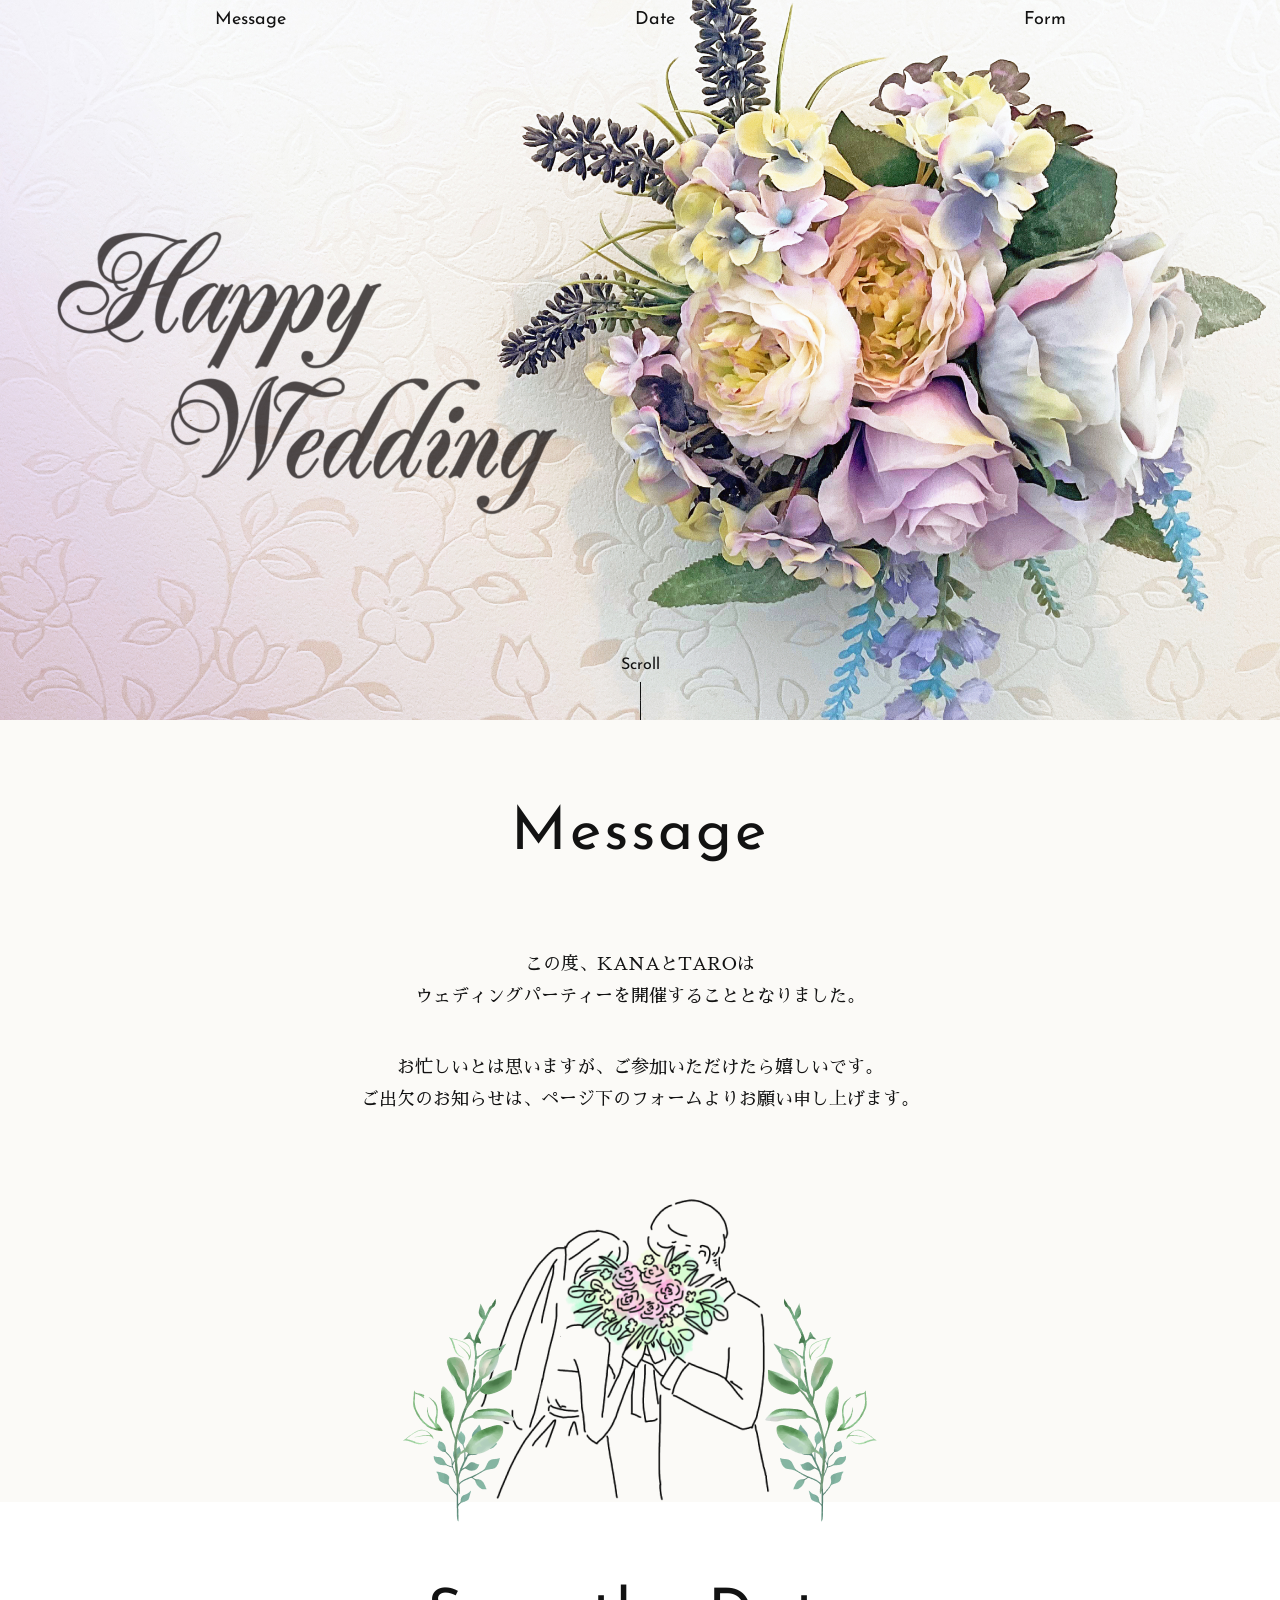
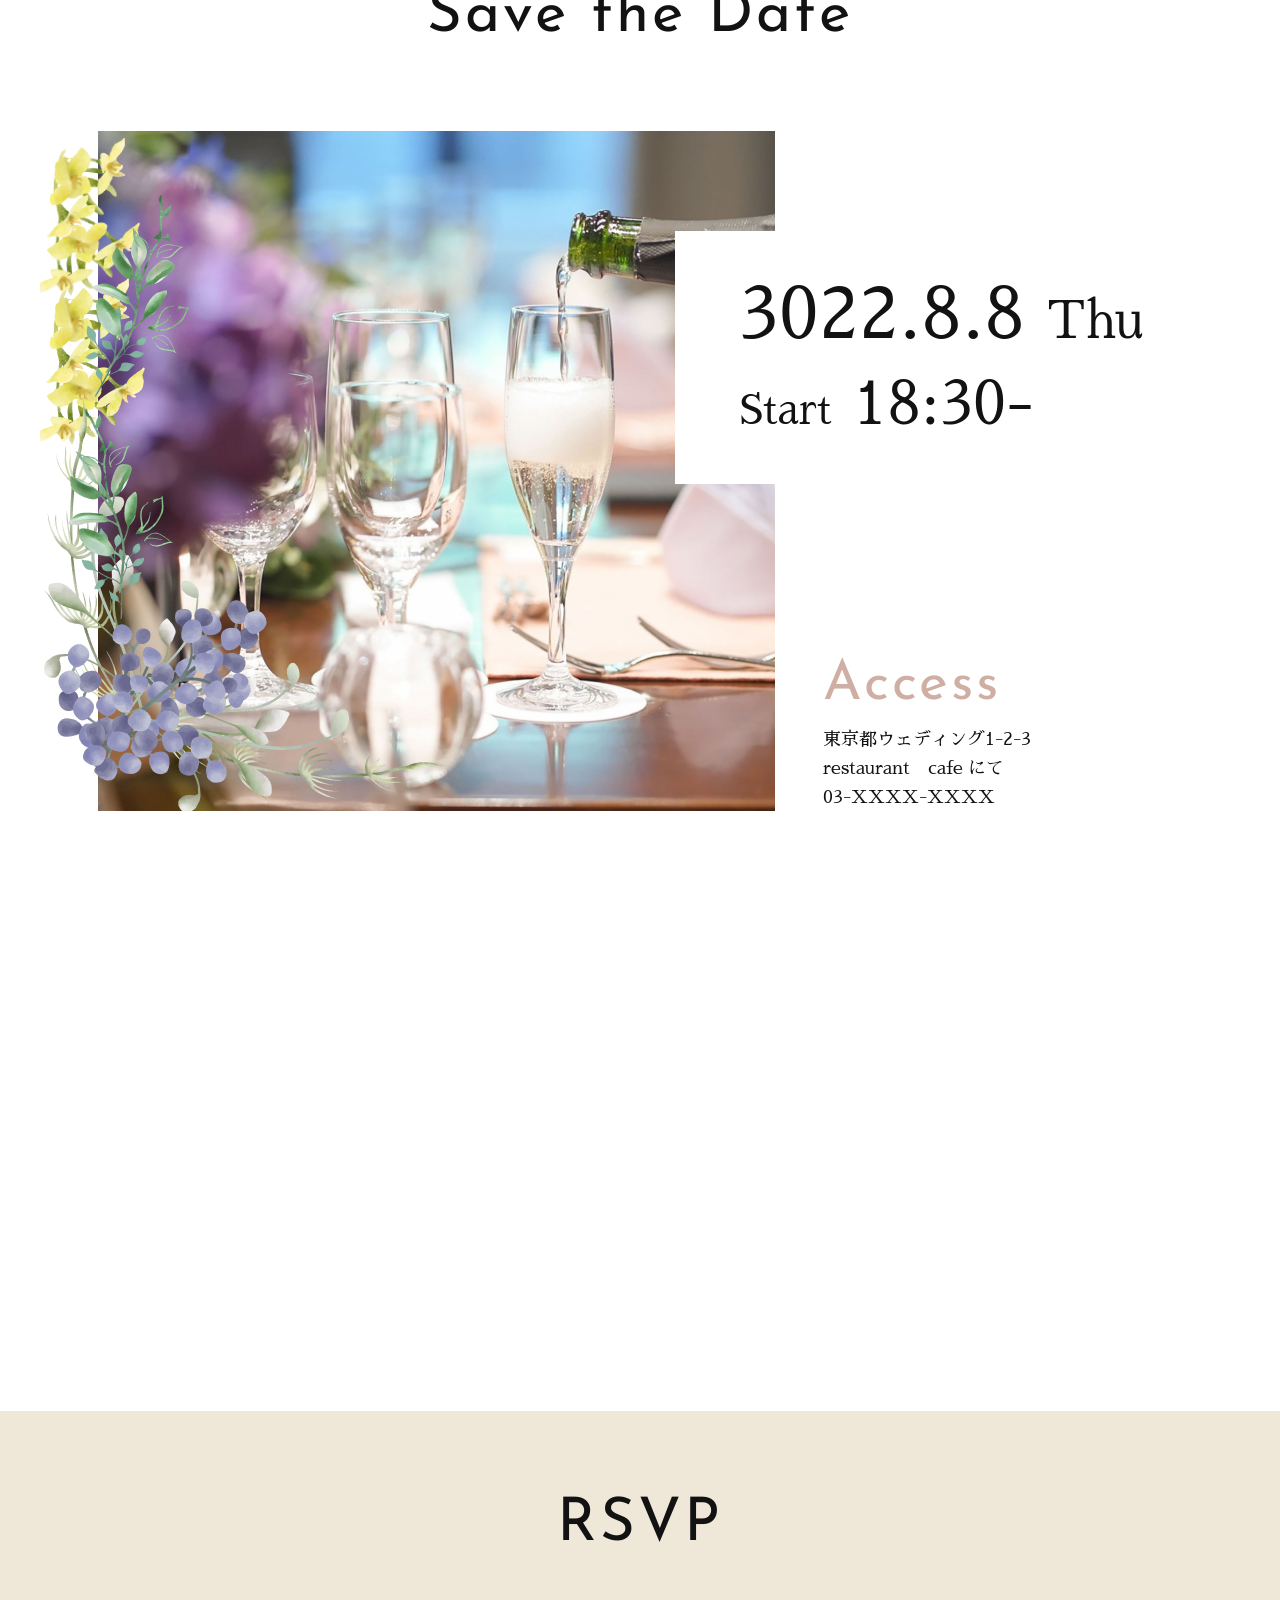
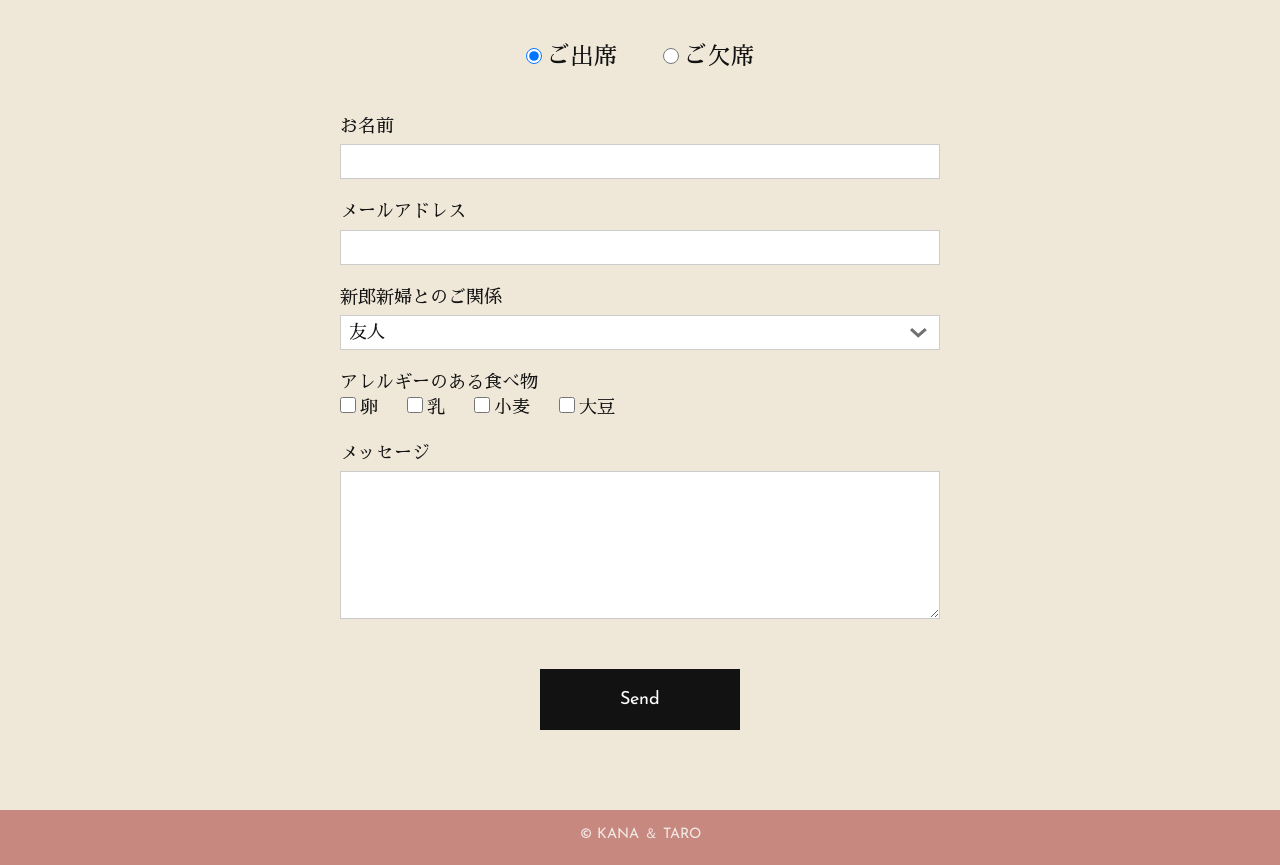
<file: index.html>
<!DOCTYPE html>
<html lang="ja">
  <head>
    <meta charset="UTF-8">
    <meta name="viewport" content="width=device-width, initial-scale=1">
    <link rel="stylesheet" href="css/reset.css">
    <link rel="preconnect" href="https://fonts.gstatic.com">
    <link rel="stylesheet" href="https://fonts.googleapis.com/css2?family=Josefin+Sans&family=Sawarabi+Mincho&display=swap">
    <link rel="stylesheet" href="css/style.css">
    <title>Wedding Party Invitation</title>
  </head>
  <body>
    <header>
      <div class="innerWrap">
        <h1>
          <img src="images/hero_text.png" serect="images/hero_text.png 1x,images/hero_text@2x.png 2x" alt="Welcome to Our Wedding Party">
        </h1>
        <nav>
          <ul class="ffJosefin">
            <li><a href="#msgArea">Message</a></li>
            <li><a href="#dateArea">Date</a></li>
            <li><a href="#formArea">Form</a></li>
          </ul>
        </nav>
        <p class="scroll ffJosefin">Scroll<br><img src="images/bar.png" alt=""></p>
      </div>
    </header>
    <main>
      <section class="msgSec" id="msgArea">
        <div class="innerWrap">
          <h2 class="ffJosefin">Message</h2>
          <p>
            この度、KANAとTAROは<br>
            ウェディングパーティーを開催することとなりました。<br>
          </p>
          <p>
            お忙しいとは思いますが、ご参加いただけたら嬉しいです。<br>
            ご出欠のお知らせは、ページ下のフォームよりお願い申し上げます。<br>
          </p>
          <p class="illust"><img src="images/message_img.png"  serect="images/message_img.png 1x,images/message_img@2x.png 2x" alt="KANAとTARO"></p>
        </div>
      </section>
      <section class="dateSec" id="dateArea">
        <div class="innerWrap">
          <h2 class="ffJosefin">Save the Date</h2>
          <div class="layoutWrap">
            <p><img src="images/date_img.jpg"  serect="images/date_img.jpg 1x,images/date_img@2x.png 2x" alt=""></p>
            <div>
              <p class="dateDetailSec">
                3022.8.8 <span class="word1">Thu</span><br>
                <span class="word2">Start</span> <span class="word3">18:30-</span>
              </p>
              <section class="accessSec">
                <h3 class="ffJosefin">Access</h3>
                <p>
                  東京都ウェディング1-2-3<br>
                  restaurant　cafe にて<br>
                  03-XXXX-XXXX<br>
                </p>
              </section>
            </div>
          </div>
        </div>
      </section>
      <section class="formSec" id="formArea">
        <div class="innerWrap">
          <h2 class="ffJosefin">RSVP</h2>
          <form action="" method="">
            <p class="attendRadio">
              <label><input type="radio" name="attend" value="ご出席" checked="checked">ご出席</label>
              <label><input type="radio" name="attend" value="ご欠席">ご欠席</label>
            </p>
            <p>
              お名前<input type="text" name="user_name">
            </p>
            <p>
              メールアドレス<input type="email" name="user_mail">
            </p>
            <p>
              新郎新婦とのご関係
              <select name="user_type">
                <option value="友人">友人</option>
                <option value="同僚">同僚</option>
                <option value="親戚">親戚</option>
              </select>
            </p>
            <p class="allergyCheck">
              アレルギーのある食べ物<br>
              <label><input type="checkbox" name="allergy" value="卵">卵</label>
              <label><input type="checkbox" name="allergy" value="乳">乳</label>
              <label><input type="checkbox" name="allergy" value="小麦">小麦</label>
              <label><input type="checkbox" name="allergy" value="大豆">大豆</label>
            </p>
            <p>
              メッセージ
              <textarea name="message"></textarea>
            </p>
            <p class="submitBtn">
              <input type="submit" value="Send" class="ffJosefin">
            </p>
          </form>
        </div>
      </section>
    </main>
    <footer class="ffJosefin">
      <p><small>© KANA ＆ TARO</small></p>
    </footer>
  </body>
</html>
</file>
<file: css/style.css>
@charset "utf-8";
body {
  font-family: 'Sawarabi Mincho',serif;
  font-size: 18px;
  color: #121212;
}
.ffJosefin {
  font-family: 'Josefin Sans',sans-serif;
}
.innerWrap {
  width: 1240px;
  margin: 0 auto;
  padding: 80px 20px 0;
}
main h2 {
  text-align: center;
  font-size: 60px;
  letter-spacing: .05em;
  margin-bottom: 80px;
}
header {
  background: url(../images/hero.jpg) no-repeat right center/cover;
}
header .innerWrap {
  height: 720px;
  position: relative;
}
header h1 {
  padding-top: 120px;
}
header .scroll {
  position: absolute;
  left: 0;
  bottom: 0;
  width: 100%;
  text-align: center;
  font-size: 16px;
}
header .scroll img {
  margin-top: 8px;
}
header nav {
  position: fixed;
  top: 0;
  left: 0;
  width: 100%;
  z-index: 100;
}
header nav ul {
  display: flex;
  justify-content: space-around;
  width: 1240px;
  margin: 0 auto;
  padding: 10px 20px;
}
header nav ul li a:hover {
  text-decoration: underline;
}
.msgSec {
  background-color: #fbfaf7;
}
.msgSec p {
  text-align: center;
  line-height: 1.75;
  margin-bottom: 40px;
}
.msgSec p.illust {
  margin-top: 80px;
  margin-bottom: 0;
  position: relative;
}
.msgSec p.illust::before {
  content: url(../images/deco_left.png);
  position: absolute;
  left: 320px;
  bottom: -30px;
}
.msgSec p.illust::after {
  content: url(../images/deco_right.png);
  position: absolute;
  right: 320px;
  bottom: -30px;
}
.dateSec {
  background-color: #ffffff;
  padding-bottom: 120px;
}
.dateSec .layoutWrap {
  display: flex;
}
.dateSec .layoutWrap > p {
  flex-basis: 735px;
}
.dateSec .layoutWrap > div {
  flex-basis: 465px;
  padding-top: 100px;
}
.dateSec .dateDetailSec {
  font-size: 72px;
  margin: 0 0 170px -100px;
  background-color: #ffffff;
  padding: 40px 64px;
  line-height: 1.2;
}
.word1 {font-size: 50px;}
.word2 {font-size: 40px;}
.word3 {font-size: 60px;}
.accessSec {
  margin-left: 48px;
}
.accessSec h3 {
  color: #cfafa3;
  font-size: 55px;
  letter-spacing: .05em;
  margin-bottom: 8px;
}
.accessSec p {
  line-height: 1.6;
}
.formSec {
  background-color: #efe8d9;
  padding-bottom: 60px;
}
form {
  width: 600px;
  margin: 0 auto;
}
input[type="text"],
input[type="email"],
select,
textarea {
  border: 1px solid #cccccc;
  background-color: #ffffff;
  width: 100%;
  margin-top: 5px;
  padding: 4px 8px;
}
input[type="radio"],
input[type="checkbox"] {
  width: 16px;
  height: 16px;
  vertical-align: baseline;
  margin-right: 4px;
}
.attendRadio {
  text-align: center;
  margin-bottom: 40px;
}
.attendRadio label {
  margin: 0 20px;
  font-size: 24px;
}
.allergyCheck label {
  margin-right: 24px;
}
select {
  background: #ffffff url(../images/arrow.png) no-repeat 98% 50%/17px 10px;
}
textarea {
  height: 148px;
  margin-bottom: 30px;
}
form > p {
  line-height: 1.4;
  margin-bottom: 20px;
}
.submitBtn {
  text-align: center;
}
input[type="submit"] {
  background-color: #121212;
  color: #ffffff;
  padding: 18px 80px;
}
footer {
  background-color: #c7887f;
  color: #f3e9e5;
  padding: 14px 10px 20px;
  text-align: center;
}
.dateSec {
  margin-bottom: 480px;
}
.dateSec::after {
  content: "";
  position: fixed;
  left: 0;
  top: 0;
  width: 100%;
  height: 100%;
  background: url(../images/bg.jpg) no-repeat center/cover;
  z-index: -1;
}
@media screen and (max-width:640px) {
  /*この中に書いたのは640px以下のデバイスに適用する*/
  
.dateSec .layoutWrap{
  display: block;
}
.innerWrap,header nav ul,form {
  width: 100%;
}
header h1 img,.msgSec p.illust img,.dateSec .layoutWrap > p img{
  width: 100%;
}
.msgSec p.illust::before{
  left: -16px;
  bottom: -80px;
  transform: scale(0.7);
}
.msgSec p.illust::after{
  right: -16px;
  bottom: -80px;
  transform: scale(0.7);
}
body{
  font-size: 16px;
}
main h2{
  font-size: 44px;
  margin-bottom: 60px;
}
header{
  background: url(../images/hero_sp.jpg) no-repeat right center/cover;
}
header .innerWrap{
  height: 90vh;
}
header h1{
  padding-top: 80px;
}
.msgSec p{
  text-align: left;
}
.dateSec .dateDetailSec{
  font-size: 36px;
  margin: 0 0 0 25%;
  padding: 20px 20px;
}
.word1{
  font-size: 25px;
}
.word2{
  font-size: 20px;
}
.word3{
  font-size: 30px;
}
.dateSec .layoutWrap > div{
  padding-top: 0;
  transform: translateY(-50px);
}
.dateSec{
  padding-bottom: 40px;
  margin-bottom: 250px;
}
}
</file>
